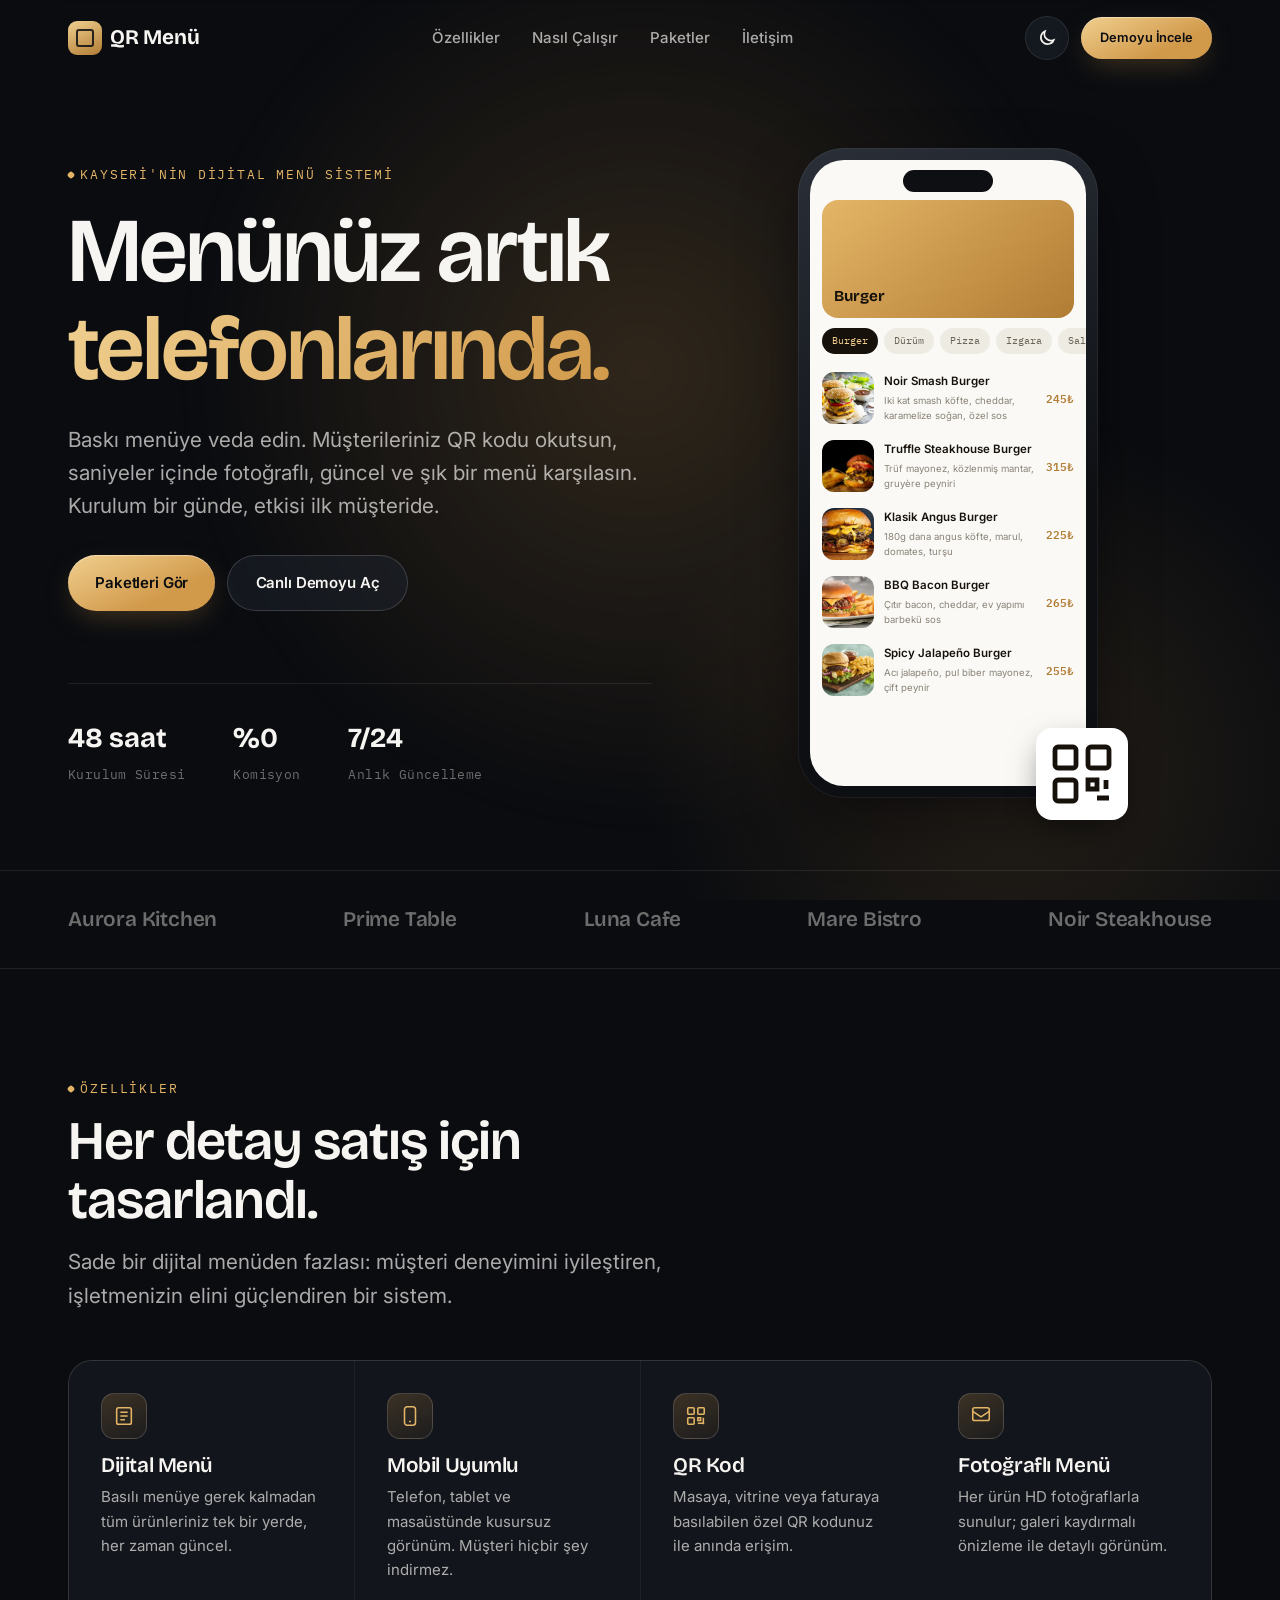
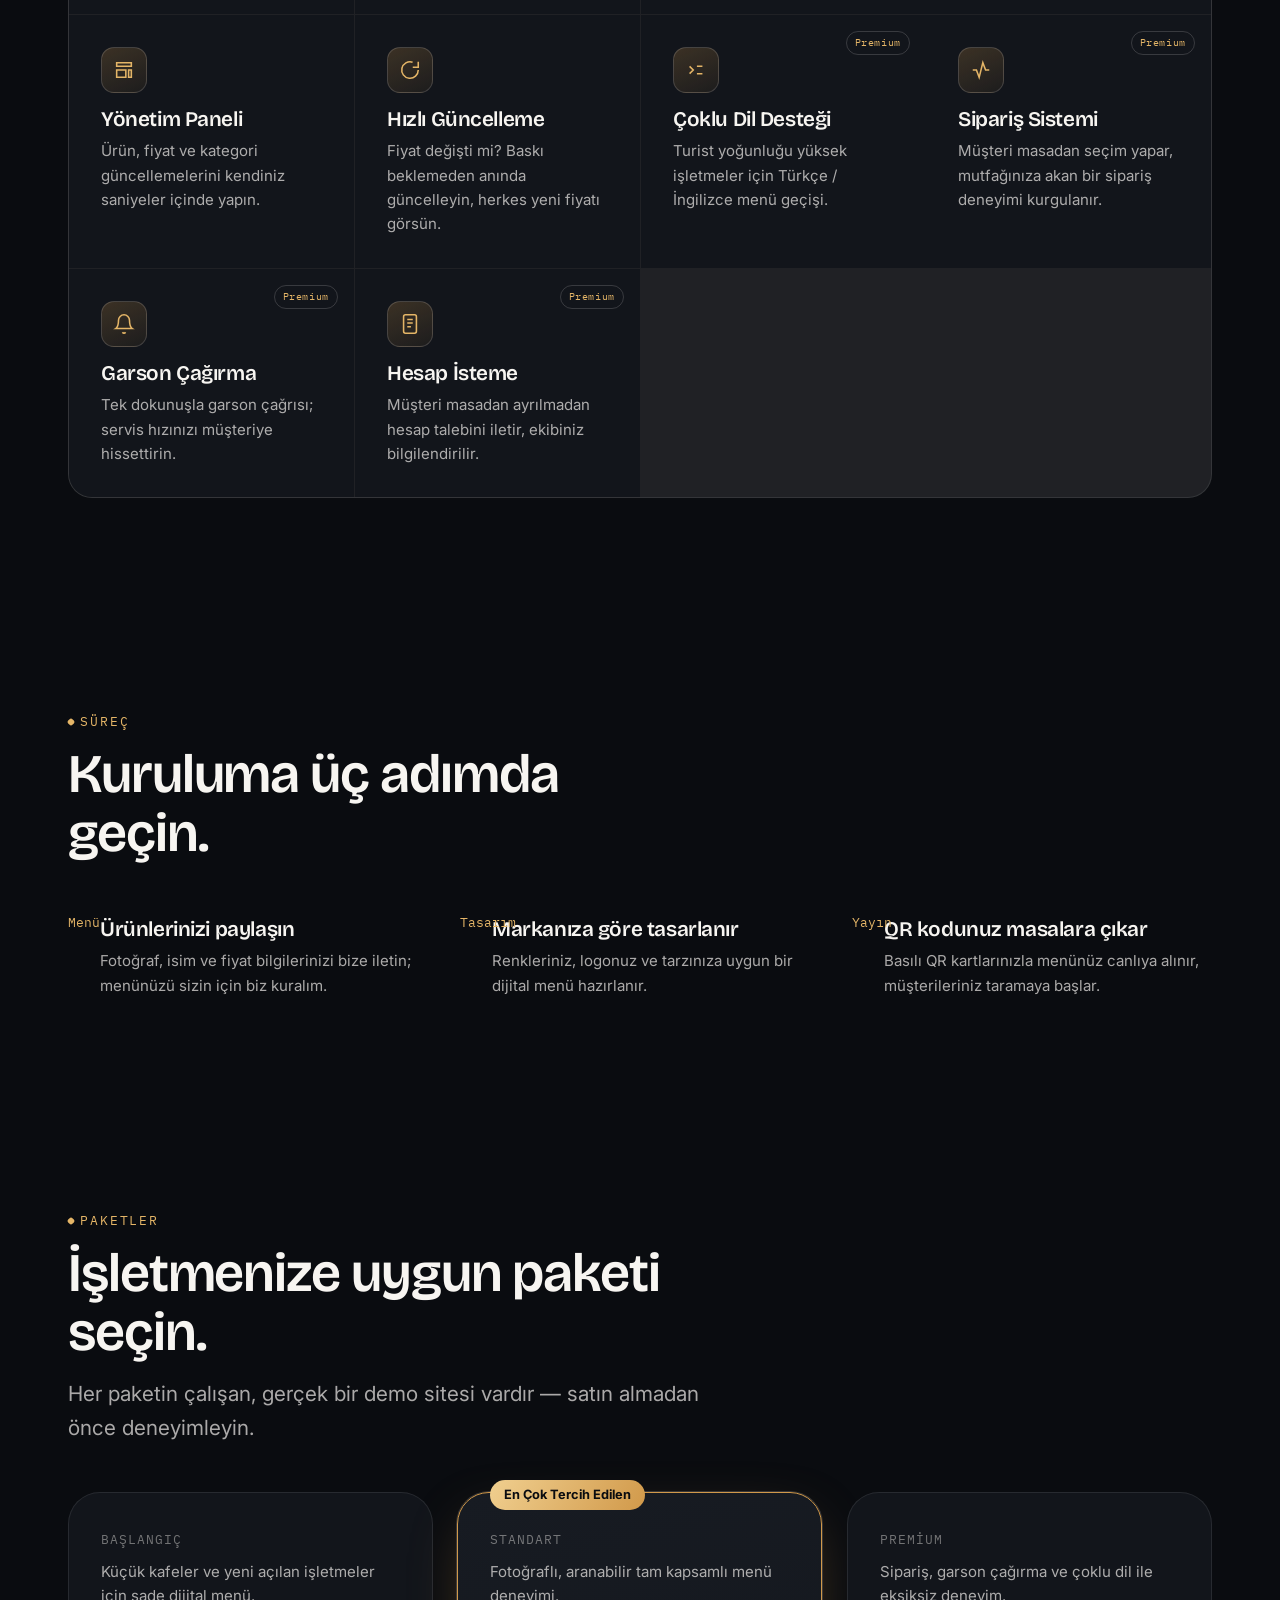
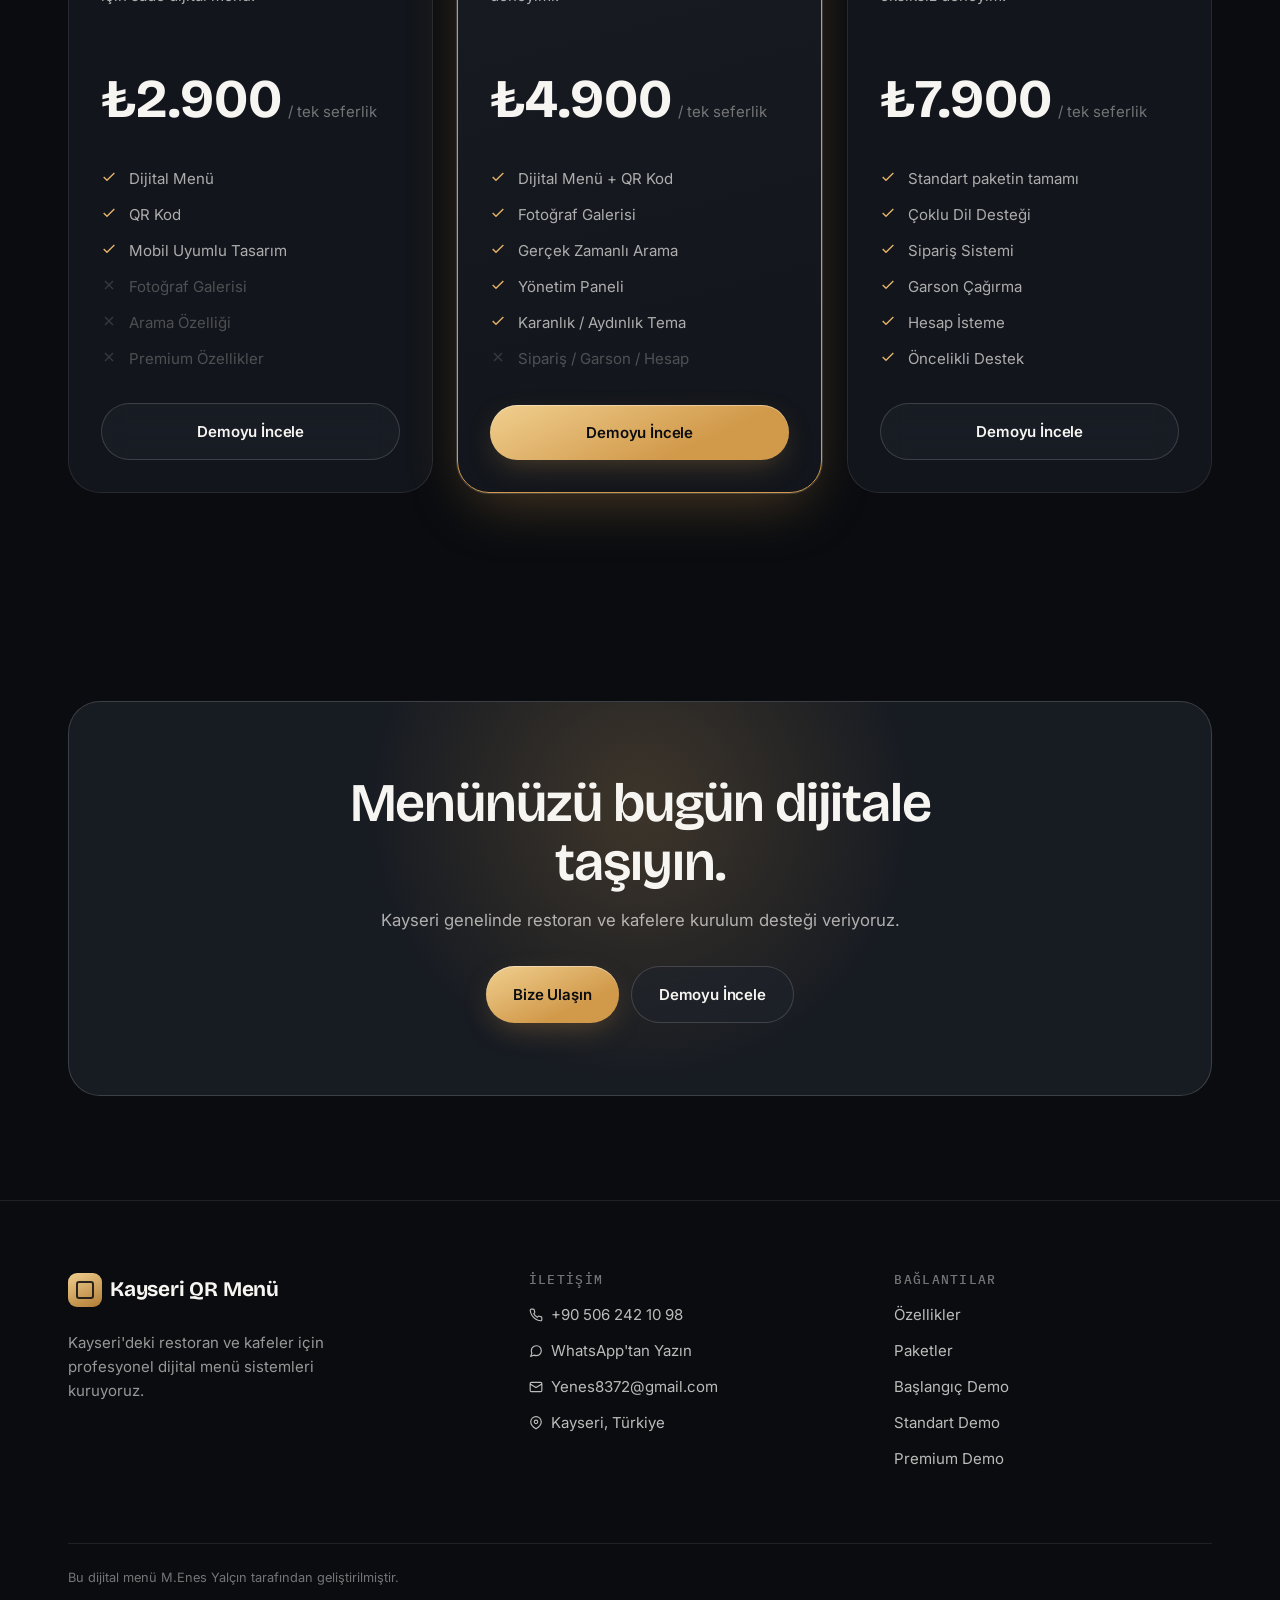
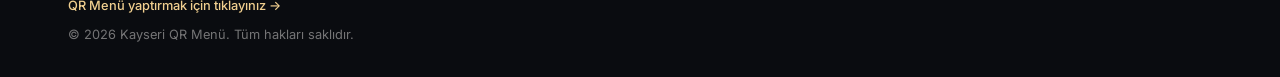
<file: index.html>
<!doctype html>
<html lang="tr">
<head>
<meta charset="UTF-8">
<meta name="viewport" content="width=device-width, initial-scale=1, viewport-fit=cover">
<title>Kayseri QR Menü | Restoran ve Kafeler için Dijital Menü Sistemi</title>
<meta name="description" content="Kayseri'deki restoran, kafe ve işletmeler için profesyonel QR menü sistemi. Dijital menü, fotoğraflı ürünler, anlık güncelleme ve yönetim paneli. Ücretsiz demoyu inceleyin.">
<meta name="theme-color" content="#0a0c10">
<link rel="canonical" href="https://kayseriqrmenu.com/">

<meta property="og:type" content="website">
<meta property="og:title" content="Kayseri QR Menü | Restoranlar için Dijital Menü Sistemi">
<meta property="og:description" content="Restoranınız için profesyonel, hızlı ve şık QR menü sistemi. Demoları inceleyin, işletmenize hemen entegre edin.">
<meta property="og:url" content="https://kayseriqrmenu.com/">
<meta property="og:locale" content="tr_TR">
<meta property="og:image" content="./assets/images/og-cover.jpg">

<meta name="twitter:card" content="summary_large_image">
<meta name="twitter:title" content="Kayseri QR Menü | Dijital Menü Sistemi">
<meta name="twitter:description" content="Restoran ve kafeler için premium QR menü sistemi. Demoyu hemen inceleyin.">
<meta name="twitter:image" content="./assets/images/og-cover.jpg">

<link rel="icon" href="./assets/icons/favicon.svg" type="image/svg+xml">
<link rel="preconnect" href="https://fonts.googleapis.com">
<link rel="preconnect" href="https://fonts.gstatic.com" crossorigin>
<link href="https://fonts.googleapis.com/css2?family=Bricolage+Grotesque:opsz,wght@12..96,400..800&family=Inter:wght@400;500;600;700&family=IBM+Plex+Mono:wght@400;500;600&display=swap" rel="stylesheet">

<link rel="stylesheet" href="./assets/css/tokens.css">
<link rel="stylesheet" href="./assets/css/base.css">
<link rel="stylesheet" href="./assets/css/components.css">
<link rel="stylesheet" href="./assets/css/home.css">

<script>
  // Prevent flash-of-wrong-theme by applying stored preference before paint.
  (function () {
    var t = localStorage.getItem("qrmenu-theme") || "dark";
    document.documentElement.setAttribute("data-theme", t);
  })();
</script>

<script type="application/ld+json">
{
  "@context": "https://schema.org",
  "@type": "Organization",
  "name": "QR Menü",
  "url": "https://kayseriqrmenu.com/",
  "areaServed": "Kayseri, Türkiye",
  "description": "Restoran, kafe og işletmeler için profesyonel QR menü sistemi.",
  "contactPoint": {
    "@type": "ContactPoint",
    "telephone": "+90-500-000-00-00",
    "contactType": "customer service"
  }
}
</script>
</head>
<body>

<div class="page-loader" data-page-loader><div class="loader-mark"></div></div>
<div class="ambient-bg" aria-hidden="true"></div>

<header class="site-header">
  <div class="container nav-inner">
    <a href="./" class="brand"><span class="brand-mark"></span>QR Menü</a>

    <nav class="nav-links" aria-label="Ana menü">
      <a href="#ozellikler">Özellikler</a>
      <a href="#nasil-calisir">Nasıl Çalışır</a>
      <a href="#paketler">Paketler</a>
      <a href="#iletisim">İletişim</a>
    </nav>

    <div class="nav-actions">
      <button class="btn-icon theme-toggle" data-theme-toggle aria-label="Temayı değiştir">
        <svg class="icon-sun" viewBox="0 0 24 24" fill="none" stroke="currentColor" stroke-width="2" stroke-linecap="round"><circle cx="12" cy="12" r="4"/><path d="M12 2v2M12 20v2M4.9 4.9l1.4 1.4M17.7 17.7l1.4 1.4M2 12h2M20 12h2M4.9 19.1l1.4-1.4M17.7 6.3l1.4-1.4"/></svg>
        <svg class="icon-moon" viewBox="0 0 24 24" fill="none" stroke="currentColor" stroke-width="2" stroke-linecap="round"><path d="M20 14.5A8 8 0 0 1 9.5 4a8 8 0 1 0 10.5 10.5Z"/></svg>
      </button>
      <a href="#paketler" class="btn btn-primary btn-sm">Demoyu İncele</a>
      <button class="nav-toggle" data-nav-toggle aria-label="Menüyü aç" aria-expanded="false">
        <svg data-icon-open viewBox="0 0 24 24" fill="none" stroke="currentColor" stroke-width="2" stroke-linecap="round"><path d="M4 7h16M4 12h16M4 17h16"/></svg>
        <svg data-icon-close viewBox="0 0 24 24" fill="none" stroke="currentColor" stroke-width="2" stroke-linecap="round" style="display:none"><path d="M6 6l12 12M18 6 6 18"/></svg>
      </button>
    </div>
  </div>
</header>

<nav class="mobile-nav" data-mobile-nav aria-label="Mobil menü">
  <a href="#ozellikler">Özellikler</a>
  <a href="#nasil-calisir">Nasıl Çalışır</a>
  <a href="#paketler">Paketler</a>
  <a href="#iletisim">İletişim</a>
  <a href="#paketler" class="btn btn-primary btn-block">Demoyu İncele</a>
</nav>

<main>
  <section class="hero">
    <div class="container hero-grid">
      <div class="hero-copy" data-reveal>
        <span class="eyebrow">Kayseri'nin Dijital Menü Sistemi</span>
        <h1>Menünüz artık <span class="accent-word">telefonlarında.</span></h1>
        <p class="lead">Baskı menüye veda edin. Müşterileriniz QR kodu okutsun, saniyeler içinde fotoğraflı, güncel ve şık bir menü karşılasın. Kurulum bir günde, etkisi ilk müşteride.</p>
        <div class="hero-actions">
          <a href="#paketler" class="btn btn-primary">Paketleri Gör</a>
          <a href="./premium/" class="btn btn-ghost">Canlı Demoyu Aç</a>
        </div>
        <div class="hero-stats">
          <div class="hero-stat"><strong>48 saat</strong><span>Kurulum Süresi</span></div>
          <div class="hero-stat"><strong>%0</strong><span>Komisyon</span></div>
          <div class="hero-stat"><strong>7/24</strong><span>Anlık Güncelleme</span></div>
        </div>
      </div>

      <div class="hero-phone-wrap" data-reveal-scale>
        <div class="phone-shell" data-hero-phone>
          <div class="phone-screen">
            <div class="phone-notch"></div>
            <div class="phone-screen-inner">
              <div class="phone-hero-img"><span data-phone-hero-label>Burger</span></div>
              <div class="phone-cats" data-phone-cats></div>
              <div data-phone-list></div>
            </div>
          </div>
          <div class="phone-qr-float">
            <svg viewBox="0 0 24 24" width="100%" height="100%" fill="none" stroke="#16110a" stroke-width="1.6"><rect x="3" y="3" width="7" height="7" rx="1"/><rect x="14" y="3" width="7" height="7" rx="1"/><rect x="3" y="14" width="7" height="7" rx="1"/><path d="M14 14h3v3h-3zM20 14v3M17 20h4"/></svg>
          </div>
        </div>
      </div>
    </div>
  </section>

  <section class="trust-strip">
    <div class="container trust-row" data-reveal-group>
      <span class="trust-item" data-reveal>Aurora Kitchen</span>
      <span class="trust-item" data-reveal>Prime Table</span>
      <span class="trust-item" data-reveal>Luna Cafe</span>
      <span class="trust-item" data-reveal>Mare Bistro</span>
      <span class="trust-item" data-reveal>Noir Steakhouse</span>
    </div>
  </section>

  <section class="section" id="ozellikler">
    <div class="container">
      <div class="section-head" data-reveal>
        <span class="eyebrow">Özellikler</span>
        <h2>Her detay satış için tasarlandı.</h2>
        <p>Sade bir dijital menüden fazlası: müşteri deneyimini iyileştiren, işletmenizin elini güçlendiren bir sistem.</p>
      </div>

      <div class="feature-grid" data-reveal-group>
        <div class="feature-card" data-reveal>
          <div class="feature-icon"><svg width="22" height="22" viewBox="0 0 24 24" fill="none" stroke="currentColor" stroke-width="1.7"><rect x="4" y="3" width="16" height="18" rx="2"/><path d="M8 8h8M8 12h8M8 16h5"/></svg></div>
          <h3>Dijital Menü</h3>
          <p>Basılı menüye gerek kalmadan tüm ürünleriniz tek bir yerde, her zaman güncel.</p>
        </div>
        <div class="feature-card" data-reveal>
          <div class="feature-icon"><svg width="22" height="22" viewBox="0 0 24 24" fill="none" stroke="currentColor" stroke-width="1.7"><rect x="6" y="2" width="12" height="20" rx="3"/><path d="M11 18h2"/></svg></div>
          <h3>Mobil Uyumlu</h3>
          <p>Telefon, tablet ve masaüstünde kusursuz görünüm. Müşteri hiçbir şey indirmez.</p>
        </div>
        <div class="feature-card" data-reveal>
          <div class="feature-icon"><svg width="22" height="22" viewBox="0 0 24 24" fill="none" stroke="currentColor" stroke-width="1.7"><rect x="3" y="3" width="7" height="7" rx="1"/><rect x="14" y="3" width="7" height="7" rx="1"/><rect x="3" y="14" width="7" height="7" rx="1"/><path d="M14 14h3v3h-3zM20 14v7M14 20h7"/></svg></div>
          <h3>QR Kod</h3>
          <p>Masaya, vitrine veya faturaya basılabilen özel QR kodunuz ile anında erişim.</p>
        </div>
        <div class="feature-card" data-reveal>
          <div class="feature-icon"><svg width="22" height="22" viewBox="0 0 24 24" fill="none" stroke="currentColor" stroke-width="1.7"><rect x="3" y="3" width="18" height="14" rx="2"/><path d="m3 7 9 6 9-6"/></svg></div>
          <h3>Fotoğraflı Menü</h3>
          <p>Her ürün HD fotoğraflarla sunulur; galeri kaydırmalı önizleme ile detaylı görünüm.</p>
        </div>
        <div class="feature-card" data-reveal>
          <div class="feature-icon"><svg width="22" height="22" viewBox="0 0 24 24" fill="none" stroke="currentColor" stroke-width="1.7"><path d="M4 4h16v4H4zM4 12h10v8H4zM17 12h3v8h-3z"/></svg></div>
          <h3>Yönetim Paneli</h3>
          <p>Ürün, fiyat ve kategori güncellemelerini kendiniz saniyeler içinde yapın.</p>
        </div>
        <div class="feature-card" data-reveal>
          <div class="feature-icon"><svg width="22" height="22" viewBox="0 0 24 24" fill="none" stroke="currentColor" stroke-width="1.7"><path d="M21 12a9 9 0 1 1-6.2-8.56"/><path d="M21 3v6h-6"/></svg></div>
          <h3>Hızlı Güncelleme</h3>
          <p>Fiyat değişti mi? Baskı beklemeden anında güncelleyin, herkes yeni fiyatı görsün.</p>
        </div>
        <div class="feature-card is-premium" data-reveal>
          <div class="feature-icon"><svg width="22" height="22" viewBox="0 0 24 24" fill="none" stroke="currentColor" stroke-width="1.7"><path d="M5 8l4 4-4 4M13 8h6M13 16h6"/></svg></div>
          <h3>Çoklu Dil Desteği</h3>
          <p>Turist yoğunluğu yüksek işletmeler için Türkçe / İngilizce menü geçişi.</p>
        </div>
        <div class="feature-card is-premium" data-reveal>
          <div class="feature-icon"><svg width="22" height="22" viewBox="0 0 24 24" fill="none" stroke="currentColor" stroke-width="1.7"><path d="M3 12h4l3 8 4-16 3 8h4"/></svg></div>
          <h3>Sipariş Sistemi</h3>
          <p>Müşteri masadan seçim yapar, mutfağınıza akan bir sipariş deneyimi kurgulanır.</p>
        </div>
        <div class="feature-card is-premium" data-reveal>
          <div class="feature-icon"><svg width="22" height="22" viewBox="0 0 24 24" fill="none" stroke="currentColor" stroke-width="1.7"><path d="M18 8a6 6 0 0 0-12 0c0 7-3 9-3 9h18s-3-2-3-9"/><path d="M13.7 21a2 2 0 0 1-3.4 0"/></svg></div>
          <h3>Garson Çağırma</h3>
          <p>Tek dokunuşla garson çağrısı; servis hızınızı müşteriye hissettirin.</p>
        </div>
        <div class="feature-card is-premium" data-reveal>
          <div class="feature-icon"><svg width="22" height="22" viewBox="0 0 24 24" fill="none" stroke="currentColor" stroke-width="1.7"><rect x="5" y="2" width="14" height="20" rx="2"/><path d="M9 7h6M9 11h6M9 15h4"/></svg></div>
          <h3>Hesap İsteme</h3>
          <p>Müşteri masadan ayrılmadan hesap talebini iletir, ekibiniz bilgilendirilir.</p>
        </div>
      </div>
    </div>
  </section>

  <section class="section" id="nasil-calisir">
    <div class="container">
      <div class="section-head" data-reveal>
        <span class="eyebrow">Süreç</span>
        <h2>Kuruluma üç adımda geçin.</h2>
      </div>
      <div class="steps-row" data-reveal-group>
        <div class="step-card" data-step="Menü" data-reveal>
          <h3>Ürünlerinizi paylaşın</h3>
          <p>Fotoğraf, isim ve fiyat bilgilerinizi bize iletin; menünüzü sizin için biz kuralım.</p>
        </div>
        <div class="step-card" data-step="Tasarım" data-reveal>
          <h3>Markanıza göre tasarlanır</h3>
          <p>Renkleriniz, logonuz ve tarzınıza uygun bir dijital menü hazırlanır.</p>
        </div>
        <div class="step-card" data-step="Yayın" data-reveal>
          <h3>QR kodunuz masalara çıkar</h3>
          <p>Basılı QR kartlarınızla menünüz canlıya alınır, müşterileriniz taramaya başlar.</p>
        </div>
      </div>
    </div>
  </section>

  <section class="section" id="paketler">
    <div class="container">
      <div class="section-head" data-reveal>
        <span class="eyebrow">Paketler</span>
        <h2>İşletmenize uygun paketi seçin.</h2>
        <p>Her paketin çalışan, gerçek bir demo sitesi vardır — satın almadan önce deneyimleyin.</p>
      </div>

      <div class="pricing-grid" data-reveal-group>
        <div class="price-card" data-reveal>
          <div class="price-card-head">
            <span class="plan-name">Başlangıç</span>
            <p class="plan-desc">Küçük kafeler ve yeni açılan işletmeler için sade dijital menü.</p>
          </div>
          <div class="price-value"><span class="amount">₺2.900</span><span class="period">/ tek seferlik</span></div>
          <ul class="price-features">
            <li><svg width="16" height="16" viewBox="0 0 24 24" fill="none" stroke="currentColor" stroke-width="2"><path d="M20 6 9 17l-5-5"/></svg>Dijital Menü</li>
            <li><svg width="16" height="16" viewBox="0 0 24 24" fill="none" stroke="currentColor" stroke-width="2"><path d="M20 6 9 17l-5-5"/></svg>QR Kod</li>
            <li><svg width="16" height="16" viewBox="0 0 24 24" fill="none" stroke="currentColor" stroke-width="2"><path d="M20 6 9 17l-5-5"/></svg>Mobil Uyumlu Tasarım</li>
            <li class="is-off"><svg width="16" height="16" viewBox="0 0 24 24" fill="none" stroke="currentColor" stroke-width="2"><path d="M18 6 6 18M6 6l12 12"/></svg>Fotoğraf Galerisi</li>
            <li class="is-off"><svg width="16" height="16" viewBox="0 0 24 24" fill="none" stroke="currentColor" stroke-width="2"><path d="M18 6 6 18M6 6l12 12"/></svg>Arama Özelliği</li>
            <li class="is-off"><svg width="16" height="16" viewBox="0 0 24 24" fill="none" stroke="currentColor" stroke-width="2"><path d="M18 6 6 18M6 6l12 12"/></svg>Premium Özellikler</li>
          </ul>
          <a href="./starter/" class="btn btn-ghost btn-block">Demoyu İncele</a>
        </div>

        <div class="price-card is-highlight" data-reveal>
          <div class="price-card-head">
            <span class="plan-name">Standart</span>
            <p class="plan-desc">Fotoğraflı, aranabilir tam kapsamlı menü deneyimi.</p>
          </div>
          <div class="price-value"><span class="amount">₺4.900</span><span class="period">/ tek seferlik</span></div>
          <ul class="price-features">
            <li><svg width="16" height="16" viewBox="0 0 24 24" fill="none" stroke="currentColor" stroke-width="2"><path d="M20 6 9 17l-5-5"/></svg>Dijital Menü + QR Kod</li>
            <li><svg width="16" height="16" viewBox="0 0 24 24" fill="none" stroke="currentColor" stroke-width="2"><path d="M20 6 9 17l-5-5"/></svg>Fotoğraf Galerisi</li>
            <li><svg width="16" height="16" viewBox="0 0 24 24" fill="none" stroke="currentColor" stroke-width="2"><path d="M20 6 9 17l-5-5"/></svg>Gerçek Zamanlı Arama</li>
            <li><svg width="16" height="16" viewBox="0 0 24 24" fill="none" stroke="currentColor" stroke-width="2"><path d="M20 6 9 17l-5-5"/></svg>Yönetim Paneli</li>
            <li><svg width="16" height="16" viewBox="0 0 24 24" fill="none" stroke="currentColor" stroke-width="2"><path d="M20 6 9 17l-5-5"/></svg>Karanlık / Aydınlık Tema</li>
            <li class="is-off"><svg width="16" height="16" viewBox="0 0 24 24" fill="none" stroke="currentColor" stroke-width="2"><path d="M18 6 6 18M6 6l12 12"/></svg>Sipariş / Garson / Hesap</li>
          </ul>
          <a href="./standard/" class="btn btn-primary btn-block">Demoyu İncele</a>
        </div>

        <div class="price-card" data-reveal>
          <div class="price-card-head">
            <span class="plan-name">Premium</span>
            <p class="plan-desc">Sipariş, garson çağırma ve çoklu dil ile eksiksiz deneyim.</p>
          </div>
          <div class="price-value"><span class="amount">₺7.900</span><span class="period">/ tek seferlik</span></div>
          <ul class="price-features">
            <li><svg width="16" height="16" viewBox="0 0 24 24" fill="none" stroke="currentColor" stroke-width="2"><path d="M20 6 9 17l-5-5"/></svg>Standart paketin tamamı</li>
            <li><svg width="16" height="16" viewBox="0 0 24 24" fill="none" stroke="currentColor" stroke-width="2"><path d="M20 6 9 17l-5-5"/></svg>Çoklu Dil Desteği</li>
            <li><svg width="16" height="16" viewBox="0 0 24 24" fill="none" stroke="currentColor" stroke-width="2"><path d="M20 6 9 17l-5-5"/></svg>Sipariş Sistemi</li>
            <li><svg width="16" height="16" viewBox="0 0 24 24" fill="none" stroke="currentColor" stroke-width="2"><path d="M20 6 9 17l-5-5"/></svg>Garson Çağırma</li>
            <li><svg width="16" height="16" viewBox="0 0 24 24" fill="none" stroke="currentColor" stroke-width="2"><path d="M20 6 9 17l-5-5"/></svg>Hesap İsteme</li>
            <li><svg width="16" height="16" viewBox="0 0 24 24" fill="none" stroke="currentColor" stroke-width="2"><path d="M20 6 9 17l-5-5"/></svg>Öncelikli Destek</li>
          </ul>
          <a href="./premium/" class="btn btn-ghost btn-block">Demoyu İncele</a>
        </div>
      </div>
    </div>
  </section>

  <section class="section">
    <div class="container">
      <div class="cta-banner" data-reveal-scale>
        <h2>Menünüzü bugün dijitale taşıyın.</h2>
        <p>Kayseri genelinde restoran ve kafelere kurulum desteği veriyoruz.</p>
        <div class="hero-actions">
          <a href="#iletisim" class="btn btn-primary">Bize Ulaşın</a>
          <a href="./premium/" class="btn btn-ghost">Demoyu İncele</a>
        </div>
      </div>
    </div>
  </section>
</main>

<footer class="site-footer" id="iletisim">
  <div class="container">
    <div class="footer-grid">
      <div>
        <a href="./" class="brand" style="color:#f7f5f1"><span class="brand-mark"></span>Kayseri QR Menü</a>
        <p style="margin-top:1rem;color:rgba(247,245,241,0.6);font-size:var(--fs-sm);max-width:34ch;">Kayseri'deki restoran ve kafeler için profesyonel dijital menü sistemleri kuruyoruz.</p>
      </div>
      <div>
        <h4>İletişim</h4>
        <div class="footer-links">
          <a href="tel:+905062421098"><svg width="14" height="14" viewBox="0 0 24 24" fill="none" stroke="currentColor" stroke-width="2"><path d="M22 16.92v3a2 2 0 0 1-2.18 2 19.79 19.79 0 0 1-8.63-3.07 19.5 19.5 0 0 1-6-6 19.79 19.79 0 0 1-3.07-8.67A2 2 0 0 1 4.11 2h3a2 2 0 0 1 2 1.72c.127.96.361 1.903.7 2.81a2 2 0 0 1-.45 2.11L8.09 9.91a16 16 0 0 0 6 6l1.27-1.27a2 2 0 0 1 2.11-.45c.907.339 1.85.573 2.81.7A2 2 0 0 1 22 16.92z"/></svg>+90 506 242 10 98</a>
          <a href="https://wa.me/905000000000" target="_blank" rel="noopener"><svg width="14" height="14" viewBox="0 0 24 24" fill="none" stroke="currentColor" stroke-width="2"><path d="M21 11.5a8.38 8.38 0 0 1-.9 3.8 8.5 8.5 0 0 1-7.6 4.7 8.38 8.38 0 0 1-3.8-.9L3 21l1.9-5.7a8.38 8.38 0 0 1-.9-3.8 8.5 8.5 0 0 1 4.7-7.6 8.38 8.38 0 0 1 3.8-.9h.5a8.48 8.48 0 0 1 8 8v.5z"/></svg>WhatsApp'tan Yazın</a>
          <a href="mailto:yenes8372@gmail.com"><svg width="14" height="14" viewBox="0 0 24 24" fill="none" stroke="currentColor" stroke-width="2"><rect x="2" y="4" width="20" height="16" rx="2"/><path d="m22 7-10 6L2 7"/></svg>Yenes8372@gmail.com</a>
          <a href="https://maps.google.com" target="_blank" rel="noopener"><svg width="14" height="14" viewBox="0 0 24 24" fill="none" stroke="currentColor" stroke-width="2"><path d="M21 10c0 7-9 12-9 12s-9-5-9-12a9 9 0 0 1 18 0z"/><circle cx="12" cy="10" r="3"/></svg>Kayseri, Türkiye</a>
        </div>
      </div>
      <div>
        <h4>Bağlantılar</h4>
        <div class="footer-links">
          <a href="#ozellikler">Özellikler</a>
          <a href="#paketler">Paketler</a>
          <a href="./starter/">Başlangıç Demo</a>
          <a href="./standard/">Standart Demo</a>
          <a href="./premium/">Premium Demo</a>
        </div>
      </div>
    </div>

    <div class="footer-bottom">
      <span>Bu dijital menü M.Enes Yalçın tarafından geliştirilmiştir.</span>
      <span><a href="https://heisenberg1098.github.io/M.Enes-Yalcin-Modern-/" target="_blank" rel="noopener">QR Menü yaptırmak için tıklayınız →</a></span>
      <span>© 2026 Kayseri QR Menü. Tüm hakları saklıdır.</span>
    </div>
  </div>
</footer>

<script type="module">
  import { applyTheme, getStoredTheme, initThemeToggle } from "./assets/js/theme.js";
  import { initReveal, initHeaderScrollState } from "./assets/js/reveal.js";
  import { initMobileNav, initPageLoader } from "./assets/js/nav.js";
  import { initHeroPhone } from "./assets/js/hero-phone.js";

  applyTheme(getStoredTheme() || "dark");
  initThemeToggle();
  initReveal();
  initHeaderScrollState();
  initMobileNav();
  initPageLoader();
  initHeroPhone();
</script>
</body>
</html>
</file>
<file: assets/css/tokens.css>
/* ==========================================================================
   DESIGN TOKENS
   Signature concept: "Viewfinder" — every frame, image and card corner
   references the four corner-brackets of a QR scan reticle. Palette is an
   obsidian base (a dim dining room) lit by a single brass/gold accent
   (foil-stamped menu, warm service light). One accent, used with restraint.
   ========================================================================== */

:root {
  /* ---- Color: Ink (base, dark) ---- */
  --ink-950: #0a0c10;
  --ink-900: #12151b;
  --ink-850: #171b22;
  --ink-800: #1e232c;
  --ink-700: #2a313d;
  --ink-600: #3b4552;
  --ink-500: #5a6472;

  /* ---- Color: Paper (light surfaces, used in both modes) ---- */
  --paper-000: #ffffff;
  --paper-050: #faf9f6;
  --paper-100: #f4f2ec;
  --paper-200: #e9e6dc;

  /* ---- Color: Brass accent (single signature hue) ---- */
  --brass-300: #f0cf8f;
  --brass-400: #e4b567;
  --brass-500: #d1994a;
  --brass-600: #b17c34;
  --brass-glow: rgba(209, 153, 74, 0.35);

  /* ---- Color: Utility ---- */
  --sale-500: #e0524a;      /* eski fiyat / indirim vurgusu */
  --mint-500: #4caf82;      /* başarı / onay */
  --ink-text-muted: rgba(250, 249, 246, 0.58);

  /* ---- Semantic (Dark mode default) ---- */
  --bg-canvas: var(--ink-950);
  --bg-surface: var(--ink-900);
  --bg-surface-raised: var(--ink-850);
  --bg-glass: rgba(30, 35, 44, 0.55);
  --border-hairline: rgba(250, 249, 246, 0.09);
  --border-hairline-strong: rgba(250, 249, 246, 0.16);
  --text-primary: #f7f5f1;
  --text-secondary: rgba(247, 245, 241, 0.68);
  --text-tertiary: rgba(247, 245, 241, 0.42);
  --accent: var(--brass-400);
  --accent-strong: var(--brass-300);
  --shadow-color: 220 30% 2%;

  /* ---- Type families ---- */
  --font-display: "Bricolage Grotesque", "Inter", system-ui, sans-serif;
  --font-body: "Inter", -apple-system, BlinkMacSystemFont, "Segoe UI", sans-serif;
  --font-mono: "IBM Plex Mono", ui-monospace, "SFMono-Regular", monospace;

  /* ---- Type scale (fluid) ---- */
  --fs-xs: clamp(0.72rem, 0.69rem + 0.15vw, 0.8rem);
  --fs-sm: clamp(0.84rem, 0.8rem + 0.18vw, 0.94rem);
  --fs-base: clamp(0.96rem, 0.92rem + 0.2vw, 1.05rem);
  --fs-md: clamp(1.1rem, 1.02rem + 0.35vw, 1.3rem);
  --fs-lg: clamp(1.35rem, 1.2rem + 0.65vw, 1.75rem);
  --fs-xl: clamp(1.8rem, 1.5rem + 1.2vw, 2.5rem);
  --fs-2xl: clamp(2.3rem, 1.8rem + 2vw, 3.4rem);
  --fs-3xl: clamp(2.8rem, 2rem + 3.2vw, 4.6rem);
  --fs-4xl: clamp(3.2rem, 2.1rem + 4.5vw, 6rem);

  /* ---- Spacing (8px base) ---- */
  --sp-1: 0.25rem;
  --sp-2: 0.5rem;
  --sp-3: 0.75rem;
  --sp-4: 1rem;
  --sp-5: 1.5rem;
  --sp-6: 2rem;
  --sp-7: 3rem;
  --sp-8: 4.5rem;
  --sp-9: 6.5rem;
  --sp-10: 9rem;

  /* ---- Radius ---- */
  --r-sm: 10px;
  --r-md: 16px;
  --r-lg: 24px;
  --r-xl: 32px;
  --r-full: 999px;

  /* ---- Shadow ---- */
  --shadow-sm: 0 2px 8px -2px hsl(var(--shadow-color) / 0.4);
  --shadow-md: 0 12px 32px -8px hsl(var(--shadow-color) / 0.55);
  --shadow-lg: 0 24px 64px -12px hsl(var(--shadow-color) / 0.65);
  --shadow-glow: 0 0 0 1px var(--border-hairline-strong), 0 20px 60px -15px var(--brass-glow);

  /* ---- Motion ---- */
  --ease-out: cubic-bezier(0.16, 1, 0.3, 1);
  --ease-in-out: cubic-bezier(0.65, 0, 0.35, 1);
  --dur-fast: 180ms;
  --dur-med: 380ms;
  --dur-slow: 640ms;

  /* ---- Layout ---- */
  --container-max: 1240px;
  --header-h: 76px;
}

/* ---- Light mode overrides ---- */
[data-theme="light"] {
  --bg-canvas: var(--paper-050);
  --bg-surface: var(--paper-000);
  --bg-surface-raised: var(--paper-000);
  --bg-glass: rgba(255, 255, 255, 0.6);
  --border-hairline: rgba(18, 21, 27, 0.08);
  --border-hairline-strong: rgba(18, 21, 27, 0.14);
  --text-primary: #14171c;
  --text-secondary: rgba(20, 23, 28, 0.64);
  --text-tertiary: rgba(20, 23, 28, 0.42);
  --accent: var(--brass-600);
  --accent-strong: var(--brass-500);
  --shadow-color: 30 25% 60%;
}
</file>
<file: assets/css/base.css>
/* ==========================================================================
   BASE — reset, typography, global utilities
   ========================================================================== */

*,
*::before,
*::after { box-sizing: border-box; }

* { margin: 0; }

html {
  scroll-behavior: smooth;
  -webkit-text-size-adjust: 100%;
}

@media (prefers-reduced-motion: reduce) {
  html { scroll-behavior: auto; }
  *, *::before, *::after {
    animation-duration: 0.01ms !important;
    animation-iteration-count: 1 !important;
    transition-duration: 0.01ms !important;
    scroll-behavior: auto !important;
  }
}

body {
  font-family: var(--font-body);
  font-size: var(--fs-base);
  line-height: 1.6;
  color: var(--text-primary);
  background: var(--bg-canvas);
  -webkit-font-smoothing: antialiased;
  overflow-x: hidden;
  transition: background-color var(--dur-med) var(--ease-out), color var(--dur-med) var(--ease-out);
}

img, picture, video, svg { display: block; max-width: 100%; }

a { color: inherit; text-decoration: none; }

button, input, textarea, select {
  font: inherit;
  color: inherit;
  background: none;
  border: none;
  outline: none;
}

button { cursor: pointer; }

ul, ol { list-style: none; padding: 0; }

h1, h2, h3, h4 {
  font-family: var(--font-display);
  font-weight: 600;
  letter-spacing: -0.02em;
  line-height: 1.08;
  color: var(--text-primary);
}

:focus-visible {
  outline: 2px solid var(--accent);
  outline-offset: 3px;
  border-radius: 4px;
}

::selection {
  background: var(--brass-glow);
  color: var(--text-primary);
}

/* ---- Layout helpers ---- */
.container {
  width: 100%;
  max-width: var(--container-max);
  margin-inline: auto;
  padding-inline: var(--sp-5);
}

@media (min-width: 900px) {
  .container { padding-inline: var(--sp-7); }
}

.section {
  padding-block: var(--sp-9);
  position: relative;
}

@media (max-width: 720px) {
  .section { padding-block: var(--sp-8); }
}

/* ---- Typography helpers ---- */
.eyebrow {
  font-family: var(--font-mono);
  font-size: var(--fs-xs);
  letter-spacing: 0.14em;
  text-transform: uppercase;
  color: var(--accent);
  display: inline-flex;
  align-items: center;
  gap: 0.5em;
}

.eyebrow::before {
  content: "";
  width: 6px;
  height: 6px;
  border-radius: 2px;
  background: var(--accent);
  transform: rotate(45deg);
  flex-shrink: 0;
}

.section-head {
  max-width: 640px;
  margin-bottom: var(--sp-7);
}

.section-head h2 {
  font-size: var(--fs-2xl);
  margin-top: var(--sp-3);
}

.section-head p {
  margin-top: var(--sp-4);
  font-size: var(--fs-md);
  color: var(--text-secondary);
  max-width: 52ch;
}

.text-secondary { color: var(--text-secondary); }
.text-tertiary { color: var(--text-tertiary); }

.sr-only {
  position: absolute;
  width: 1px; height: 1px;
  padding: 0; margin: -1px;
  overflow: hidden;
  clip: rect(0,0,0,0);
  white-space: nowrap;
  border: 0;
}

/* ---- Viewfinder corner-bracket motif (signature element) ---- */
.viewfinder {
  position: relative;
}

.viewfinder::before,
.viewfinder::after,
.viewfinder .vf-tr,
.viewfinder .vf-br {
  content: "";
  position: absolute;
  width: 22px;
  height: 22px;
  border: 2px solid var(--accent);
  opacity: 0.9;
  transition: all var(--dur-med) var(--ease-out);
}

.viewfinder::before { top: -1px; left: -1px; border-right: none; border-bottom: none; border-radius: 8px 0 0 0; }
.viewfinder::after { bottom: -1px; left: -1px; border-right: none; border-top: none; border-radius: 0 0 0 8px; }

/* ---- Reveal-on-scroll base state ---- */
[data-reveal] {
  opacity: 0;
  transform: translateY(28px);
  transition: opacity var(--dur-slow) var(--ease-out), transform var(--dur-slow) var(--ease-out);
  will-change: opacity, transform;
}

[data-reveal].is-visible {
  opacity: 1;
  transform: translateY(0);
}

[data-reveal-scale] {
  opacity: 0;
  transform: scale(0.94);
  transition: opacity var(--dur-slow) var(--ease-out), transform var(--dur-slow) var(--ease-out);
}

[data-reveal-scale].is-visible { opacity: 1; transform: scale(1); }

/* Stagger children via inline --d custom property set by JS */
[data-reveal] { transition-delay: var(--d, 0ms); }
</file>
<file: assets/css/components.css>
/* ==========================================================================
   COMPONENTS — buttons, nav, footer, badges, toggles
   ========================================================================== */

/* ---- Buttons ---- */
.btn {
  --btn-fg: var(--ink-950);
  display: inline-flex;
  align-items: center;
  justify-content: center;
  gap: var(--sp-2);
  padding: 0.95rem 1.7rem;
  border-radius: var(--r-full);
  font-size: var(--fs-sm);
  font-weight: 600;
  letter-spacing: -0.01em;
  white-space: nowrap;
  transition: transform var(--dur-fast) var(--ease-out), box-shadow var(--dur-fast) var(--ease-out), background var(--dur-fast) var(--ease-out);
  position: relative;
}

.btn:active { transform: scale(0.97); }

.btn-primary {
  background: linear-gradient(155deg, var(--brass-300), var(--brass-500) 70%);
  color: var(--btn-fg);
  box-shadow: 0 1px 0 0 rgba(255,255,255,0.4) inset, 0 10px 30px -8px var(--brass-glow);
}

.btn-primary:hover {
  transform: translateY(-2px);
  box-shadow: 0 1px 0 0 rgba(255,255,255,0.5) inset, 0 16px 40px -8px var(--brass-glow);
}

.btn-ghost {
  background: var(--bg-glass);
  backdrop-filter: blur(12px);
  color: var(--text-primary);
  border: 1px solid var(--border-hairline-strong);
}

.btn-ghost:hover {
  border-color: var(--accent);
  color: var(--accent-strong);
}

.btn-sm { padding: 0.65rem 1.2rem; font-size: var(--fs-xs); }
.btn-block { width: 100%; }

.btn-icon {
  width: 44px; height: 44px;
  border-radius: var(--r-full);
  display: inline-flex; align-items: center; justify-content: center;
  background: var(--bg-glass);
  border: 1px solid var(--border-hairline);
  transition: all var(--dur-fast) var(--ease-out);
}
.btn-icon:hover { border-color: var(--accent); color: var(--accent); }

/* ---- Site header / nav ---- */
.site-header {
  position: fixed;
  top: 0; left: 0; right: 0;
  z-index: 100;
  height: var(--header-h);
  display: flex;
  align-items: center;
  background: rgba(10, 12, 16, 0.001);
  transition: background var(--dur-med) var(--ease-out), border-color var(--dur-med) var(--ease-out), box-shadow var(--dur-med) var(--ease-out);
}

.site-header.is-scrolled {
  background: var(--bg-glass);
  backdrop-filter: blur(16px) saturate(160%);
  border-bottom: 1px solid var(--border-hairline);
  box-shadow: var(--shadow-sm);
}

.nav-inner {
  width: 100%;
  display: flex;
  align-items: center;
  justify-content: space-between;
  gap: var(--sp-5);
}

.brand {
  display: inline-flex;
  align-items: center;
  gap: var(--sp-2);
  font-family: var(--font-display);
  font-weight: 700;
  font-size: var(--fs-md);
  letter-spacing: -0.01em;
}

.brand-mark {
  width: 34px; height: 34px;
  border-radius: 9px;
  background: linear-gradient(155deg, var(--brass-300), var(--brass-600));
  position: relative;
  flex-shrink: 0;
}

.brand-mark::before {
  content: "";
  position: absolute;
  inset: 8px;
  border: 2px solid var(--ink-950);
  border-radius: 3px;
  opacity: 0.85;
}

.nav-links {
  display: none;
  align-items: center;
  gap: var(--sp-6);
  font-size: var(--fs-sm);
  font-weight: 500;
  color: var(--text-secondary);
}

.nav-links a { transition: color var(--dur-fast); position: relative; }
.nav-links a:hover { color: var(--text-primary); }

@media (min-width: 900px) {
  .nav-links { display: flex; }
}

.nav-actions { display: flex; align-items: center; gap: var(--sp-3); }

.nav-toggle {
  display: inline-flex;
  width: 44px; height: 44px;
  align-items: center; justify-content: center;
  border-radius: var(--r-full);
  border: 1px solid var(--border-hairline);
}
@media (min-width: 900px) { .nav-toggle { display: none; } }

/* ---- Theme toggle ---- */
.theme-toggle {
  position: relative;
  width: 44px; height: 44px;
}
.theme-toggle svg {
  position: absolute; inset: 0; margin: auto;
  width: 20px; height: 20px;
  transition: transform var(--dur-med) var(--ease-out), opacity var(--dur-med) var(--ease-out);
}
.theme-toggle .icon-sun { opacity: 0; transform: rotate(-90deg) scale(0.5); }
.theme-toggle .icon-moon { opacity: 1; transform: rotate(0) scale(1); }
[data-theme="light"] .theme-toggle .icon-sun { opacity: 1; transform: rotate(0) scale(1); }
[data-theme="light"] .theme-toggle .icon-moon { opacity: 0; transform: rotate(90deg) scale(0.5); }

/* ---- Mobile nav sheet ---- */
.mobile-nav {
  position: fixed;
  inset: 0;
  z-index: 99;
  background: var(--bg-canvas);
  padding: calc(var(--header-h) + var(--sp-6)) var(--sp-5) var(--sp-6);
  display: flex;
  flex-direction: column;
  gap: var(--sp-6);
  transform: translateY(-100%);
  transition: transform var(--dur-med) var(--ease-in-out);
}
.mobile-nav.is-open { transform: translateY(0); }
.mobile-nav a { font-size: var(--fs-lg); font-family: var(--font-display); font-weight: 600; }
.mobile-nav .btn { margin-top: auto; }

/* ---- Badges ---- */
.badge {
  display: inline-flex;
  align-items: center;
  gap: 0.4em;
  padding: 0.35em 0.8em;
  border-radius: var(--r-full);
  font-family: var(--font-mono);
  font-size: var(--fs-xs);
  letter-spacing: 0.04em;
  font-weight: 500;
}

.badge-chef {
  background: rgba(209, 153, 74, 0.16);
  color: var(--brass-300);
  border: 1px solid rgba(209, 153, 74, 0.3);
}

.badge-bestseller {
  background: rgba(224, 82, 74, 0.14);
  color: #f29089;
  border: 1px solid rgba(224, 82, 74, 0.3);
}

.badge-premium {
  background: linear-gradient(120deg, var(--brass-300), var(--brass-500));
  color: var(--ink-950);
}

/* ---- Glass card base ---- */
.glass-card {
  background: var(--bg-glass);
  backdrop-filter: blur(14px);
  border: 1px solid var(--border-hairline);
  border-radius: var(--r-lg);
}

/* ---- Divider with signature dot ---- */
.hr-brass {
  height: 1px;
  background: var(--border-hairline);
  position: relative;
  margin-block: var(--sp-8);
}
.hr-brass::after {
  content: "";
  position: absolute;
  left: 50%; top: 50%;
  width: 7px; height: 7px;
  background: var(--accent);
  transform: translate(-50%, -50%) rotate(45deg);
  border-radius: 2px;
}

/* ---- Footer ---- */
.site-footer {
  background: var(--ink-950);
  color: var(--paper-100);
  padding-block: var(--sp-8) var(--sp-6);
  border-top: 1px solid var(--border-hairline);
}
[data-theme="light"] .site-footer { background: var(--ink-950); }

.footer-grid {
  display: grid;
  gap: var(--sp-7);
  grid-template-columns: 1.3fr 1fr 1fr;
}
@media (max-width: 720px) {
  .footer-grid { grid-template-columns: 1fr; gap: var(--sp-6); }
}

.footer-grid h4 {
  font-family: var(--font-mono);
  font-size: var(--fs-xs);
  letter-spacing: 0.1em;
  text-transform: uppercase;
  color: rgba(247,245,241,0.45);
  margin-bottom: var(--sp-4);
  font-weight: 500;
}

.footer-links { display: flex; flex-direction: column; gap: var(--sp-3); }
.footer-links a { color: rgba(247,245,241,0.75); font-size: var(--fs-sm); transition: color var(--dur-fast); display: inline-flex; align-items: center; gap: var(--sp-2); }
.footer-links a:hover { color: var(--brass-300); }

.footer-bottom {
  margin-top: var(--sp-8);
  padding-top: var(--sp-5);
  border-top: 1px solid rgba(247,245,241,0.09);
  display: flex;
  flex-direction: column;
  gap: var(--sp-2);
  font-size: var(--fs-xs);
  color: rgba(247,245,241,0.45);
}
.footer-bottom a { color: var(--brass-300); font-weight: 500; }
.footer-bottom a:hover { text-decoration: underline; }

/* ---- Skeleton / loading ---- */
.skeleton {
  position: relative;
  overflow: hidden;
  background: var(--bg-surface-raised);
}
.skeleton::after {
  content: "";
  position: absolute; inset: 0;
  background: linear-gradient(90deg, transparent, rgba(247,245,241,0.06), transparent);
  animation: shimmer 1.4s infinite;
}
@keyframes shimmer {
  0% { transform: translateX(-100%); }
  100% { transform: translateX(100%); }
}

.page-loader {
  position: fixed; inset: 0; z-index: 300;
  background: var(--bg-canvas);
  display: flex; align-items: center; justify-content: center;
  transition: opacity var(--dur-slow) var(--ease-out), visibility var(--dur-slow);
}
.page-loader.is-hidden { opacity: 0; visibility: hidden; pointer-events: none; }
.loader-mark {
  width: 46px; height: 46px;
  border-radius: 12px;
  position: relative;
}
.loader-mark::before, .loader-mark::after {
  content: "";
  position: absolute; inset: 0;
  border: 2.5px solid var(--accent);
  border-radius: 12px;
  clip-path: polygon(0 0, 30% 0, 30% 8%, 8% 8%, 8% 30%, 0 30%);
  animation: loader-spin 1.1s var(--ease-in-out) infinite;
}
.loader-mark::after { transform: rotate(180deg); animation-delay: -0.55s; }
@keyframes loader-spin {
  0%, 100% { opacity: 0.35; }
  50% { opacity: 1; }
}
</file>
<file: assets/css/home.css>
/* ==========================================================================
   HOME — hero, phone mockup, feature grid, pricing
   ========================================================================== */

/* ---- Ambient background ---- */
.ambient-bg {
  position: fixed;
  inset: 0;
  z-index: -1;
  overflow: hidden;
  pointer-events: none;
}
.ambient-bg::before {
  content: "";
  position: absolute;
  top: -20%; left: 50%;
  width: 1100px; height: 1100px;
  transform: translateX(-50%);
  background: radial-gradient(circle, var(--brass-glow) 0%, transparent 60%);
  opacity: 0.55;
  filter: blur(10px);
}
.ambient-bg::after {
  content: "";
  position: absolute;
  bottom: -30%; right: -10%;
  width: 800px; height: 800px;
  background: radial-gradient(circle, rgba(209,153,74,0.14) 0%, transparent 65%);
}
[data-theme="light"] .ambient-bg::before { opacity: 0.3; }

/* ---- Hero ---- */
.hero {
  padding-top: calc(var(--header-h) + var(--sp-8));
  padding-bottom: var(--sp-8);
  position: relative;
}

.hero-grid {
  display: grid;
  grid-template-columns: 1fr;
  gap: var(--sp-8);
  align-items: center;
}

@media (min-width: 980px) {
  .hero-grid { grid-template-columns: 1.05fr 0.95fr; gap: var(--sp-6); }
}

.hero-copy h1 {
  font-size: var(--fs-4xl);
  margin-top: var(--sp-4);
  max-width: 14ch;
}

.hero-copy .accent-word {
  background: linear-gradient(120deg, var(--brass-300), var(--brass-500));
  -webkit-background-clip: text;
  background-clip: text;
  color: transparent;
}

.hero-copy p.lead {
  margin-top: var(--sp-5);
  font-size: var(--fs-md);
  color: var(--text-secondary);
  max-width: 46ch;
}

.hero-actions {
  display: flex;
  flex-wrap: wrap;
  gap: var(--sp-3);
  margin-top: var(--sp-6);
}

.hero-stats {
  display: flex;
  gap: var(--sp-7);
  margin-top: var(--sp-8);
  padding-top: var(--sp-6);
  border-top: 1px solid var(--border-hairline);
}

.hero-stat strong {
  display: block;
  font-family: var(--font-display);
  font-size: var(--fs-lg);
  color: var(--text-primary);
}
.hero-stat span {
  font-size: var(--fs-xs);
  color: var(--text-tertiary);
  font-family: var(--font-mono);
  letter-spacing: 0.03em;
}

/* ---- Phone mockup ---- */
.hero-phone-wrap {
  position: relative;
  display: flex;
  justify-content: center;
}

.phone-shell {
  width: min(300px, 78vw);
  aspect-ratio: 9 / 19.5;
  border-radius: 46px;
  padding: 12px;
  background: linear-gradient(160deg, #2a2f38, #0d0f13 60%);
  box-shadow: var(--shadow-lg), 0 0 0 1px rgba(255,255,255,0.06) inset;
  position: relative;
  animation: phone-float 6s ease-in-out infinite;
}

@keyframes phone-float {
  0%, 100% { transform: translateY(0) rotate(-1.2deg); }
  50% { transform: translateY(-14px) rotate(1deg); }
}

.phone-screen {
  width: 100%; height: 100%;
  border-radius: 34px;
  overflow: hidden;
  position: relative;
  background: var(--paper-050);
}

.phone-notch {
  position: absolute;
  top: 10px; left: 50%;
  transform: translateX(-50%);
  width: 90px; height: 22px;
  background: #0d0f13;
  border-radius: var(--r-full);
  z-index: 5;
}

.phone-screen-inner {
  position: absolute; inset: 0;
  overflow-y: auto;
  scrollbar-width: none;
  padding-top: 40px;
}
.phone-screen-inner::-webkit-scrollbar { display: none; }

.phone-hero-img {
  height: 118px;
  margin: 0 12px 10px;
  border-radius: 16px;
  background: linear-gradient(140deg, var(--brass-400), var(--brass-600));
  position: relative;
  overflow: hidden;
}
.phone-hero-img span {
  position: absolute; bottom: 10px; left: 12px;
  color: #16110a;
  font-family: var(--font-display);
  font-weight: 700;
  font-size: 0.95rem;
}

.phone-cats {
  display: flex;
  gap: 6px;
  padding: 0 12px 10px;
  overflow-x: auto;
  scrollbar-width: none;
}
.phone-cats::-webkit-scrollbar { display: none; }
.phone-cats span {
  flex-shrink: 0;
  font-size: 0.62rem;
  font-family: var(--font-mono);
  padding: 5px 10px;
  border-radius: var(--r-full);
  background: #eeebe2;
  color: #6b6459;
}
.phone-cats span.active { background: #16110a; color: var(--brass-300); }

.phone-item {
  display: flex;
  gap: 10px;
  padding: 8px 12px;
  align-items: center;
}
.phone-item-thumb {
  width: 52px; height: 52px;
  border-radius: 12px;
  flex-shrink: 0;
  background-size: cover;
  background-position: center;
}
.phone-item-info { flex: 1; min-width: 0; }
.phone-item-info strong { display: block; font-size: 0.72rem; color: #16110a; font-weight: 600; }
.phone-item-info small { display: block; font-size: 0.6rem; color: #8a8378; margin-top: 2px; }
.phone-item-price { font-family: var(--font-mono); font-size: 0.68rem; font-weight: 600; color: var(--brass-600); flex-shrink: 0; }

.phone-qr-float {
  position: absolute;
  bottom: -22px; right: -30px;
  width: 92px; height: 92px;
  background: var(--paper-000);
  border-radius: var(--r-md);
  box-shadow: var(--shadow-md);
  display: flex; align-items: center; justify-content: center;
  padding: 10px;
  animation: qr-pulse 3.2s ease-in-out infinite;
}
@keyframes qr-pulse {
  0%, 100% { transform: translateY(0) rotate(-4deg); }
  50% { transform: translateY(-8px) rotate(2deg); }
}

/* ---- Trust strip ---- */
.trust-strip {
  padding-block: var(--sp-6);
  border-top: 1px solid var(--border-hairline);
  border-bottom: 1px solid var(--border-hairline);
}
.trust-row {
  display: flex;
  flex-wrap: wrap;
  gap: var(--sp-7);
  justify-content: space-between;
  align-items: center;
}
.trust-item {
  font-family: var(--font-display);
  font-weight: 600;
  font-size: var(--fs-md);
  color: var(--text-tertiary);
  letter-spacing: -0.01em;
  opacity: 0.75;
  transition: opacity var(--dur-fast);
}
.trust-item:hover { opacity: 1; color: var(--text-secondary); }

/* ---- Feature grid ---- */
.feature-grid {
  display: grid;
  grid-template-columns: repeat(auto-fit, minmax(260px, 1fr));
  gap: 1px;
  background: var(--border-hairline);
  border: 1px solid var(--border-hairline);
  border-radius: var(--r-lg);
  overflow: hidden;
}

.feature-card {
  background: var(--bg-surface);
  padding: var(--sp-6);
  transition: background var(--dur-fast) var(--ease-out);
  position: relative;
}
.feature-card:hover { background: var(--bg-surface-raised); }
.feature-card.is-premium::after {
  content: "Premium";
  position: absolute;
  top: var(--sp-4); right: var(--sp-4);
  font-family: var(--font-mono);
  font-size: 0.62rem;
  letter-spacing: 0.06em;
  color: var(--accent);
  border: 1px solid var(--border-hairline-strong);
  padding: 3px 8px;
  border-radius: var(--r-full);
}

.feature-icon {
  width: 46px; height: 46px;
  border-radius: 13px;
  background: linear-gradient(155deg, rgba(209,153,74,0.22), rgba(209,153,74,0.06));
  border: 1px solid var(--border-hairline-strong);
  display: flex; align-items: center; justify-content: center;
  color: var(--accent);
  margin-bottom: var(--sp-4);
}

.feature-card h3 {
  font-size: var(--fs-md);
  margin-bottom: var(--sp-2);
}
.feature-card p { color: var(--text-secondary); font-size: var(--fs-sm); }

/* ---- How it works ---- */
.steps-row {
  display: grid;
  grid-template-columns: repeat(auto-fit, minmax(230px, 1fr));
  gap: var(--sp-6);
}
.step-card { position: relative; padding-left: var(--sp-6); }
.step-card::before {
  content: attr(data-step);
  font-family: var(--font-mono);
  font-size: var(--fs-xs);
  color: var(--accent);
  position: absolute;
  left: 0; top: 2px;
}
.step-card h3 { font-size: var(--fs-md); margin: var(--sp-2) 0 var(--sp-2); }
.step-card p { color: var(--text-secondary); font-size: var(--fs-sm); }

/* ---- Pricing ---- */
.pricing-grid {
  display: grid;
  grid-template-columns: repeat(auto-fit, minmax(300px, 1fr));
  gap: var(--sp-5);
  align-items: stretch;
}

.price-card {
  background: var(--bg-surface);
  border: 1px solid var(--border-hairline);
  border-radius: var(--r-xl);
  padding: var(--sp-6);
  display: flex;
  flex-direction: column;
  transition: transform var(--dur-med) var(--ease-out), border-color var(--dur-med) var(--ease-out), box-shadow var(--dur-med) var(--ease-out);
}
.price-card:hover { transform: translateY(-6px); border-color: var(--border-hairline-strong); box-shadow: var(--shadow-md); }

.price-card.is-highlight {
  background: linear-gradient(165deg, var(--bg-surface-raised), var(--bg-surface));
  border-color: var(--brass-500);
  box-shadow: var(--shadow-glow);
  position: relative;
}
.price-card.is-highlight::before {
  content: "En Çok Tercih Edilen";
  position: absolute;
  top: -13px; left: var(--sp-6);
  background: linear-gradient(120deg, var(--brass-300), var(--brass-500));
  color: var(--ink-950);
  font-size: var(--fs-xs);
  font-weight: 700;
  padding: 5px 14px;
  border-radius: var(--r-full);
}

.price-card-head { margin-bottom: var(--sp-5); }
.price-card-head .plan-name { font-family: var(--font-mono); font-size: var(--fs-xs); letter-spacing: 0.08em; text-transform: uppercase; color: var(--text-tertiary); }
.price-card-head .plan-desc { color: var(--text-secondary); font-size: var(--fs-sm); margin-top: var(--sp-2); }

.price-value {
  display: flex;
  align-items: baseline;
  gap: 6px;
  margin: var(--sp-5) 0;
}
.price-value .amount { font-family: var(--font-display); font-size: var(--fs-2xl); font-weight: 700; }
.price-value .period { color: var(--text-tertiary); font-size: var(--fs-sm); }

.price-features { display: flex; flex-direction: column; gap: var(--sp-3); margin-bottom: var(--sp-6); flex: 1; }
.price-features li { display: flex; align-items: flex-start; gap: var(--sp-3); font-size: var(--fs-sm); color: var(--text-secondary); }
.price-features li svg { flex-shrink: 0; margin-top: 2px; color: var(--accent); }
.price-features li.is-off { opacity: 0.38; }
.price-features li.is-off svg { color: var(--text-tertiary); }

.cta-banner {
  border-radius: var(--r-xl);
  padding: var(--sp-8) var(--sp-6);
  text-align: center;
  background: var(--bg-surface-raised); 
  border: 1px solid var(--border-hairline-strong);
  position: relative;
  overflow: hidden;
}
.cta-banner::before {
  content: "";
  position: absolute;
  top: -50%; left: 50%;
  width: 600px; height: 600px;
  transform: translateX(-50%);
  background: radial-gradient(circle, var(--brass-glow), transparent 65%);
  opacity: 0.6;
}
.cta-banner h2 { font-size: var(--fs-2xl); position: relative; max-width: 20ch; margin: 0 auto; }
.cta-banner p { color: var(--text-secondary); margin-top: var(--sp-4); position: relative; }
.cta-banner .hero-actions { justify-content: center; position: relative; }
</file>
